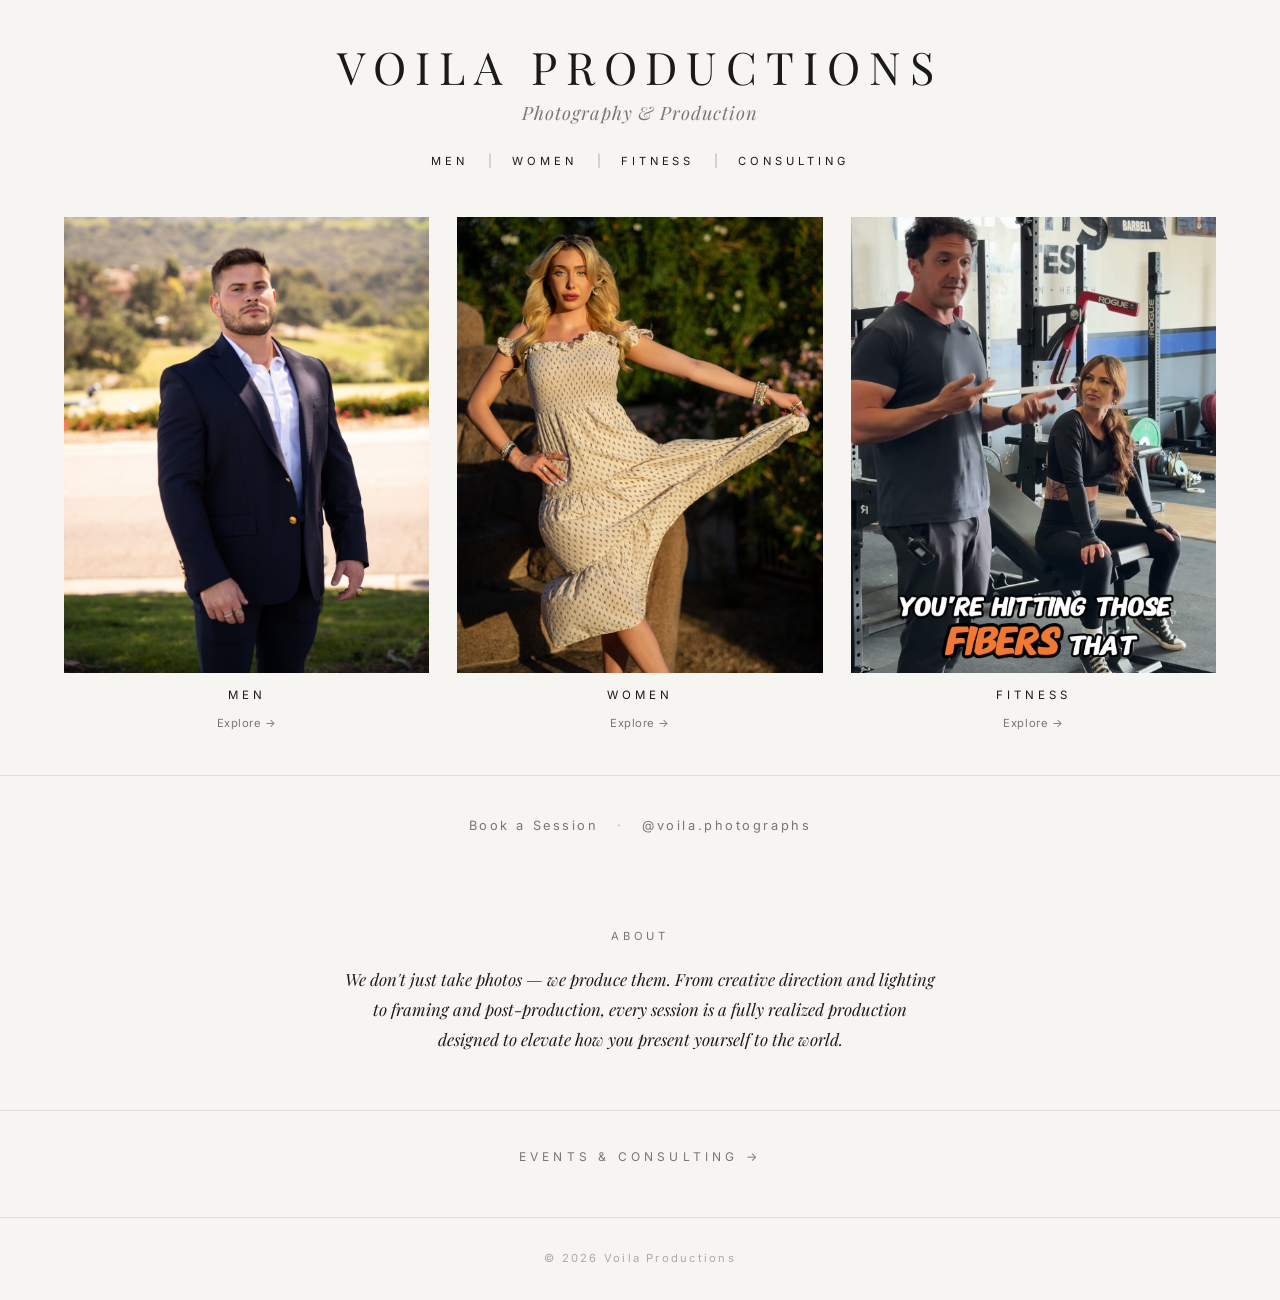
<file: index.html>
<!DOCTYPE html>
<html lang="en">
<head>
  <meta charset="UTF-8">
  <meta name="viewport" content="width=device-width, initial-scale=1.0">
  <title>Voila Productions — Photography & Production</title>
  <meta name="description" content="Voila Productions offers premium photography and media production services for men, women, and fitness. Based in Arizona.">
  <link rel="preconnect" href="https://fonts.googleapis.com">
  <link rel="preconnect" href="https://fonts.gstatic.com" crossorigin>
  <link href="https://fonts.googleapis.com/css2?family=Inter:wght@300;400&family=Playfair+Display:ital,wght@0,400;1,400&display=swap" rel="stylesheet">
  <link rel="stylesheet" href="css/style.css">
</head>
<body>

  <!-- Mobile Nav Overlay -->
  <div class="nav-overlay" id="nav-overlay">
    <ul>
      <li><a href="men.html">Men</a></li>
      <li><a href="women.html">Women</a></li>
      <li><a href="fitness.html">Fitness</a></li>
      <li><a href="consulting.html">Consulting</a></li>
      <li><a href="contact.html">Contact</a></li>
    </ul>
  </div>

  <!-- Header -->
  <header class="site-header">
    <div class="container">
      <button class="hamburger" id="hamburger" aria-label="Open navigation">
        <span></span>
        <span></span>
        <span></span>
      </button>

      <div class="brand">
        <h1>Voila Productions</h1>
        <p class="subtitle">Photography &amp; Production</p>
      </div>

      <nav class="main-nav" id="main-nav">
        <ul>
          <li><a href="men.html">Men</a></li>
          <li><a href="women.html">Women</a></li>
          <li><a href="fitness.html">Fitness</a></li>
          <li><a href="consulting.html">Consulting</a></li>
        </ul>
      </nav>
    </div>
  </header>

  <!-- Service Grid -->
  <section class="service-grid">
    <div class="container">

      <a href="men.html" class="service-card fade-in" id="card-men">
        <div class="card-image">
          <img src="images/hero/men.jpg" alt="Men's photography and production" loading="lazy">
        </div>
        <h2>Men</h2>
        <span class="explore">Explore →</span>
      </a>

      <a href="women.html" class="service-card fade-in" id="card-women">
        <div class="card-image">
          <img src="images/hero/women.jpg" alt="Women's photography and production" loading="lazy">
        </div>
        <h2>Women</h2>
        <span class="explore">Explore →</span>
      </a>

      <a href="fitness.html" class="service-card fade-in" id="card-fitness">
        <div class="card-image">
          <img src="images/hero/fitness.jpg" alt="Fitness photography and production" loading="lazy">
        </div>
        <h2>Fitness</h2>
        <span class="explore">Explore →</span>
      </a>

    </div>
  </section>

  <!-- Contact -->
  <section class="contact-section fade-in" id="contact">
    <div class="container">
      <p>
        <a href="contact.html">Book a Session</a>
        <span class="contact-divider">·</span>
        <a href="https://instagram.com/voila.photographs" target="_blank" rel="noopener noreferrer">@voila.photographs</a>
      </p>
    </div>
  </section>

  <!-- About -->
  <section class="about-section fade-in" id="about">
    <div class="container">
      <h2>About</h2>
      <p>We don't just take photos — we produce them. From creative direction and lighting to framing and post-production, every session is a fully realized production designed to elevate how you present yourself to the world.</p>
    </div>
  </section>

  <!-- Consulting Link -->
  <section class="consulting-link-section fade-in">
    <div class="container">
      <a href="consulting.html">Events &amp; Consulting →</a>
    </div>
  </section>

  <!-- Footer -->
  <footer class="site-footer">
    <div class="container">
      <p>© 2026 Voila Productions</p>
    </div>
  </footer>

  <script src="js/main.js"></script>
</body>
</html>
</file>
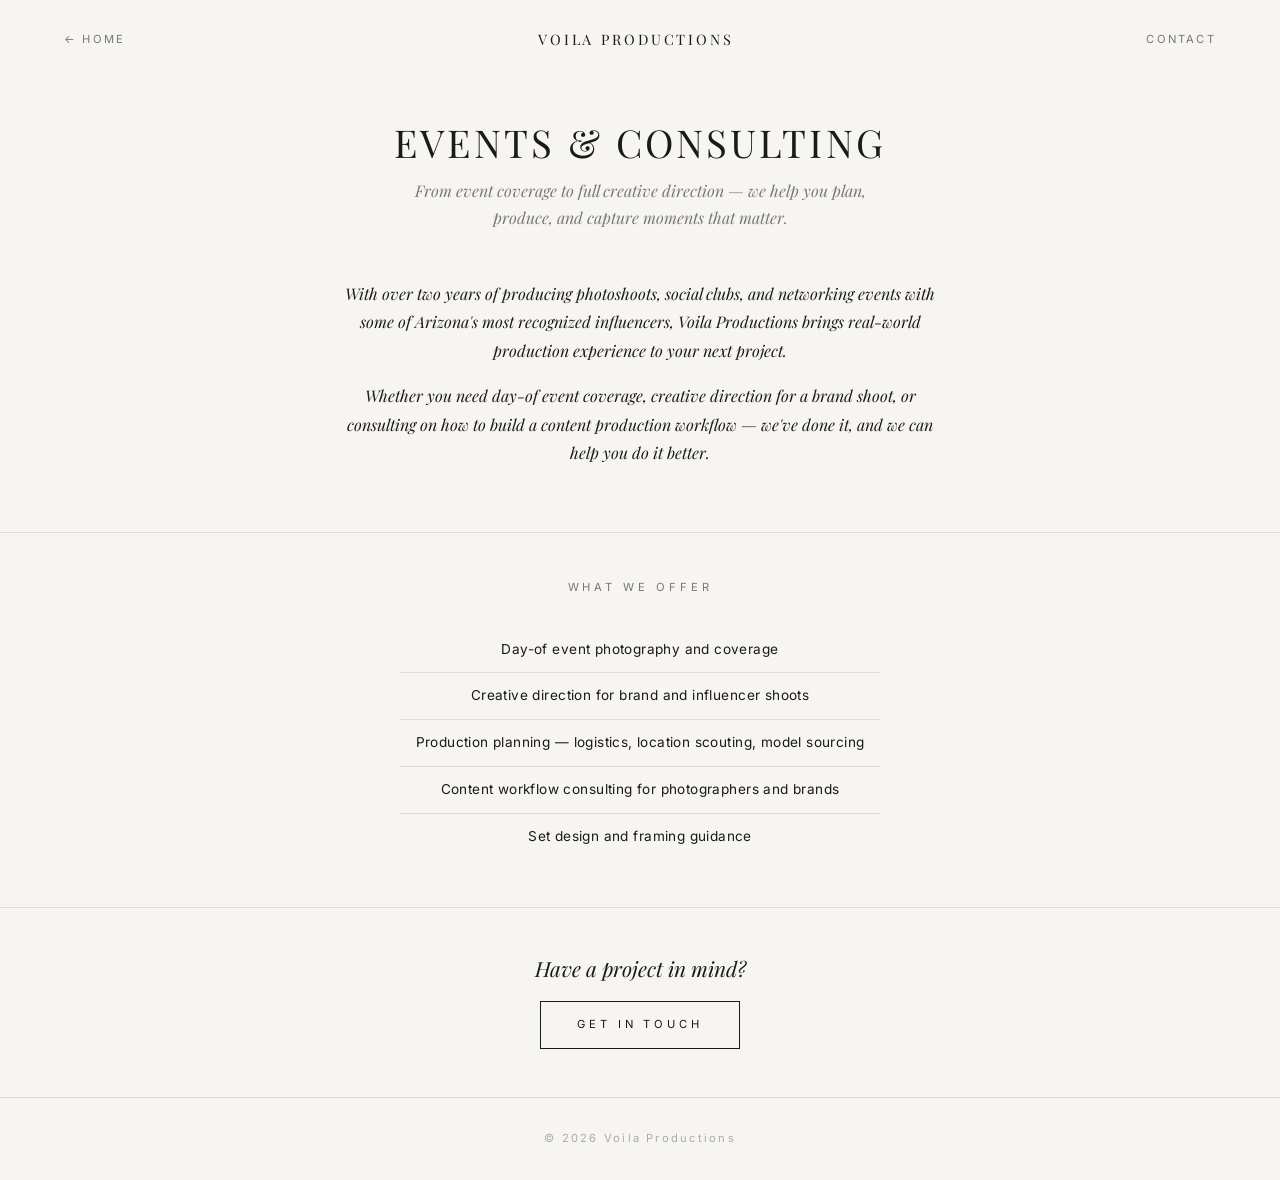
<file: consulting.html>
<!DOCTYPE html>
<html lang="en">
<head>
  <meta charset="UTF-8">
  <meta name="viewport" content="width=device-width, initial-scale=1.0">
  <title>Events & Consulting — Voila Productions</title>
  <meta name="description" content="Event photography, creative direction, and production consulting. Voila Productions brings two years of Arizona influencer event experience to your next project.">
  <link rel="preconnect" href="https://fonts.googleapis.com">
  <link rel="preconnect" href="https://fonts.gstatic.com" crossorigin>
  <link href="https://fonts.googleapis.com/css2?family=Inter:wght@300;400&family=Playfair+Display:ital,wght@0,400;1,400&display=swap" rel="stylesheet">
  <link rel="stylesheet" href="css/style.css">
</head>
<body>

  <!-- Header -->
  <header class="container">
    <div class="service-header">
      <a href="index.html" class="back-link">← Home</a>
      <a href="index.html" class="brand-small">Voila Productions</a>
      <a href="contact.html" class="contact-link">Contact</a>
    </div>
  </header>

  <!-- Hero -->
  <section class="service-hero fade-in">
    <div class="container">
      <h1>Events &amp; Consulting</h1>
      <p class="tagline">From event coverage to full creative direction — we help you plan, produce, and capture moments that matter.</p>
    </div>
  </section>

  <!-- Intro -->
  <section class="consulting-intro fade-in">
    <div class="container">
      <p>With over two years of producing photoshoots, social clubs, and networking events with some of Arizona's most recognized influencers, Voila Productions brings real-world production experience to your next project.</p>
      <p>Whether you need day-of event coverage, creative direction for a brand shoot, or consulting on how to build a content production workflow — we've done it, and we can help you do it better.</p>
    </div>
  </section>

  <!-- Services -->
  <section class="services-list fade-in">
    <div class="container">
      <h2>What We Offer</h2>
      <ul>
        <li>Day-of event photography and coverage</li>
        <li>Creative direction for brand and influencer shoots</li>
        <li>Production planning — logistics, location scouting, model sourcing</li>
        <li>Content workflow consulting for photographers and brands</li>
        <li>Set design and framing guidance</li>
      </ul>
    </div>
  </section>

  <!-- CTA -->
  <section class="cta-section fade-in" id="contact-cta">
    <h2>Have a project in mind?</h2>
    <a href="contact.html" class="cta-button">Get in Touch</a>
  </section>

  <!-- Footer -->
  <footer class="site-footer">
    <div class="container">
      <p>© 2026 Voila Productions</p>
    </div>
  </footer>

  <script src="js/main.js"></script>
</body>
</html>
</file>
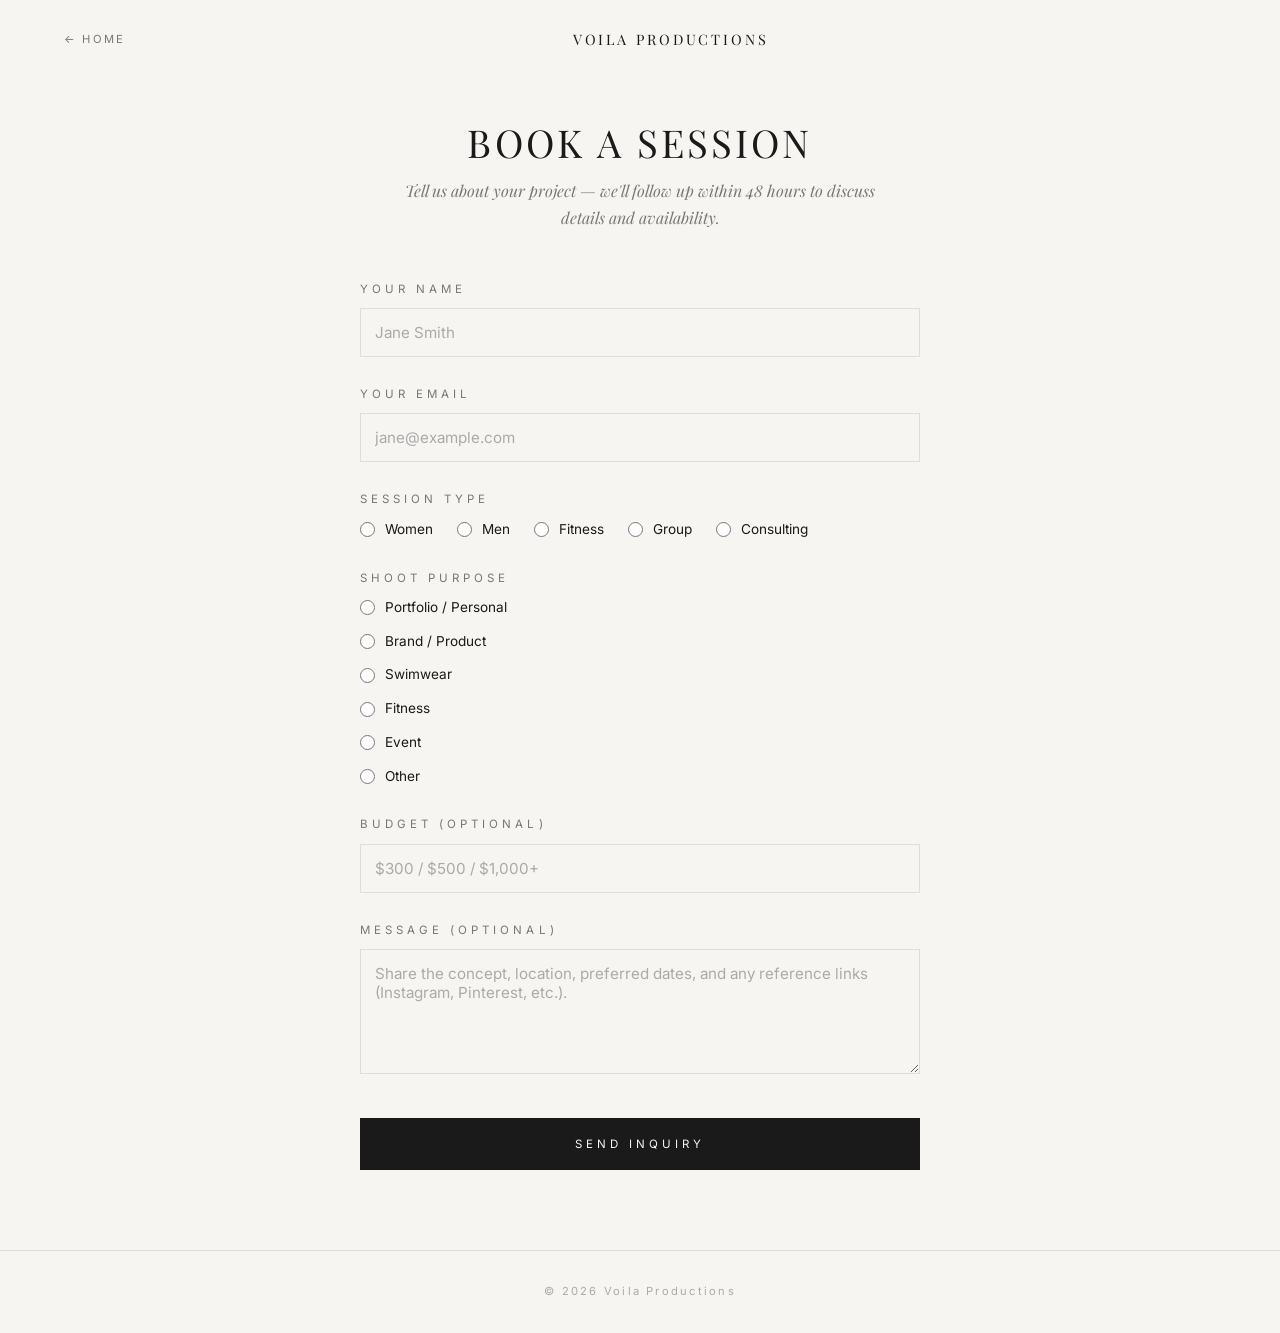
<file: contact.html>
<!DOCTYPE html>
<html lang="en">
<head>
  <meta charset="UTF-8">
  <meta name="viewport" content="width=device-width, initial-scale=1.0">
  <title>Book a Session — Voila Productions</title>
  <meta name="description" content="Book a photography or production session with Voila Productions. Men's, women's, fitness, and event content — directed and produced in the Southwest.">
  <link rel="preconnect" href="https://fonts.googleapis.com">
  <link rel="preconnect" href="https://fonts.gstatic.com" crossorigin>
  <link href="https://fonts.googleapis.com/css2?family=Inter:wght@300;400&family=Playfair+Display:ital,wght@0,400;1,400&display=swap" rel="stylesheet">
  <link rel="stylesheet" href="css/style.css">
  <style>
    /* ── Contact Page Overrides ── */
    .contact-page-hero {
      text-align: center;
      padding: 40px 0 48px;
    }
    .contact-page-hero h1 {
      font-family: var(--serif);
      font-size: clamp(1.6rem, 4vw, 2.4rem);
      font-weight: 400;
      letter-spacing: 0.08em;
      text-transform: uppercase;
      margin-bottom: 12px;
    }
    .contact-page-hero .tagline {
      font-family: var(--serif);
      font-style: italic;
      font-size: 1rem;
      color: var(--text-light);
      max-width: 480px;
      margin: 0 auto;
      line-height: 1.7;
    }

    /* ── Form Wrapper ── */
    .form-section {
      padding: 0 0 80px;
    }
    .form-wrapper {
      max-width: 560px;
      margin: 0 auto;
    }

    /* ── Field Groups ── */
    .input-field {
      margin-bottom: 28px;
    }
    .input-field > label,
    .label-text {
      display: block;
      font-family: var(--sans);
      font-size: 0.72rem;
      font-weight: 400;
      letter-spacing: var(--ls-wider);
      text-transform: uppercase;
      color: var(--text-light);
      margin-bottom: 10px;
    }

    /* ── Text Inputs & Textarea ── */
    input[type="text"],
    input[type="email"],
    textarea {
      width: 100%;
      padding: 14px;
      border: 1px solid var(--border);
      border-radius: 0;
      background: var(--bg);
      font-family: var(--sans);
      font-size: 0.95rem;
      color: var(--text);
      box-sizing: border-box;
      transition: border-color var(--transition);
      -webkit-appearance: none;
    }
    input[type="text"]::placeholder,
    input[type="email"]::placeholder,
    textarea::placeholder {
      color: var(--text-lighter);
    }
    input[type="text"]:focus,
    input[type="email"]:focus,
    textarea:focus {
      outline: none;
      border-color: var(--text);
    }
    textarea {
      resize: vertical;
      min-height: 120px;
    }

    /* ── Radio Options ── */
    .options-row {
      display: flex;
      gap: 24px;
      flex-wrap: wrap;
    }
    .options-list {
      display: flex;
      flex-direction: column;
      gap: 12px;
    }
    .options-row label,
    .options-list label {
      font-family: var(--sans);
      font-size: 0.85rem;
      font-weight: 400;
      text-transform: none;
      letter-spacing: 0;
      color: var(--text);
      display: flex;
      align-items: center;
      gap: 10px;
      cursor: pointer;
    }
    input[type="radio"] {
      accent-color: var(--text);
      width: 15px;
      height: 15px;
      cursor: pointer;
      flex-shrink: 0;
    }

    /* ── Submit Button ── */
    .submit-wrapper {
      margin-top: 36px;
    }
    .submit-btn {
      display: block;
      width: 100%;
      font-family: var(--sans);
      font-size: 0.72rem;
      font-weight: 400;
      letter-spacing: var(--ls-wider);
      text-transform: uppercase;
      color: var(--bg);
      background: var(--text);
      border: 1px solid var(--text);
      padding: 18px 40px;
      cursor: pointer;
      transition: all var(--transition);
    }
    .submit-btn:hover {
      background: transparent;
      color: var(--text);
    }

    /* ── Success / Error States ── */
    .form-status {
      display: none;
      text-align: center;
      padding: 20px;
      font-family: var(--serif);
      font-style: italic;
      font-size: 1rem;
      color: var(--text-light);
      line-height: 1.7;
    }
    .form-status.visible {
      display: block;
    }

    @media (max-width: 480px) {
      .options-row {
        flex-direction: column;
        gap: 12px;
      }
    }
  </style>
</head>
<body>

  <!-- Header -->
  <header class="container">
    <div class="service-header">
      <a href="index.html" class="back-link">← Home</a>
      <a href="index.html" class="brand-small">Voila Productions</a>
      <span></span>
    </div>
  </header>

  <!-- Hero -->
  <section class="contact-page-hero fade-in">
    <div class="container">
      <h1>Book a Session</h1>
      <p class="tagline">Tell us about your project — we'll follow up within 48 hours to discuss details and availability.</p>
    </div>
  </section>

  <!-- Form -->
  <section class="form-section">
    <div class="container">
      <div class="form-wrapper fade-in">
        <form action="https://formspree.io/f/xreowggq" method="POST" id="contact-form">

          <div class="input-field">
            <label for="name">Your name</label>
            <input type="text" id="name" name="name" placeholder="Jane Smith" required autocomplete="name">
          </div>

          <div class="input-field">
            <label for="email">Your email</label>
            <input type="email" id="email" name="email" placeholder="jane@example.com" required autocomplete="email">
          </div>

          <div class="input-field">
            <span class="label-text">Session type</span>
            <div class="options-row">
              <label><input type="radio" name="session_type" value="Women"> Women</label>
              <label><input type="radio" name="session_type" value="Men"> Men</label>
              <label><input type="radio" name="session_type" value="Fitness"> Fitness</label>
              <label><input type="radio" name="session_type" value="Group"> Group</label>
              <label><input type="radio" name="session_type" value="Consulting"> Consulting</label>
            </div>
          </div>

          <div class="input-field">
            <span class="label-text">Shoot purpose</span>
            <div class="options-list">
              <label><input type="radio" name="purpose" value="Portfolio / Personal"> Portfolio / Personal</label>
              <label><input type="radio" name="purpose" value="Brand / Product"> Brand / Product</label>
              <label><input type="radio" name="purpose" value="Swimwear"> Swimwear</label>
              <label><input type="radio" name="purpose" value="Fitness"> Fitness</label>
              <label><input type="radio" name="purpose" value="Event"> Event</label>
              <label><input type="radio" name="purpose" value="Other"> Other</label>
            </div>
          </div>

          <div class="input-field">
            <label for="budget">Budget (optional)</label>
            <input type="text" id="budget" name="budget" placeholder="$300 / $500 / $1,000+">
          </div>

          <div class="input-field">
            <label for="message">Message (optional)</label>
            <textarea id="message" name="message" rows="5" placeholder="Share the concept, location, preferred dates, and any reference links (Instagram, Pinterest, etc.)."></textarea>
          </div>

          <div class="submit-wrapper">
            <button type="submit" class="submit-btn">Send Inquiry</button>
          </div>
        </form>

        <p class="form-status" id="form-status">
          Thank you — your inquiry has been received. We'll be in touch within 48 hours.
        </p>
      </div>
    </div>
  </section>

  <!-- Footer -->
  <footer class="site-footer">
    <div class="container">
      <p>© 2026 Voila Productions</p>
    </div>
  </footer>

  <script src="js/main.js"></script>
</body>
</html>
</file>
<file: css/style.css>
/* =============================================
   VOILA PRODUCTIONS — Design System & Styles
   Monochrome, editorial, mobile-first
   ============================================= */

/* --- Design Tokens --- */
:root {
  --bg: #f7f5f2;
  --bg-alt: #efece8;
  --text: #1a1a1a;
  --text-light: #777;
  --text-lighter: #aaa;
  --border: #ddd;
  --serif: 'Playfair Display', Georgia, serif;
  --sans: 'Inter', -apple-system, Helvetica Neue, sans-serif;
  --ls-wide: 0.2em;
  --ls-wider: 0.35em;
  --transition: 0.3s ease;
  --max-width: 1200px;
  --gutter: 24px;
}

/* --- Reset --- */
*, *::before, *::after {
  box-sizing: border-box;
  margin: 0;
  padding: 0;
}

html {
  font-size: 16px;
  scroll-behavior: smooth;
  -webkit-font-smoothing: antialiased;
  -moz-osx-font-smoothing: grayscale;
}

body {
  font-family: var(--sans);
  background-color: var(--bg);
  color: var(--text);
  line-height: 1.6;
  overflow-x: hidden;
}

img {
  display: block;
  max-width: 100%;
  height: auto;
}

a {
  color: var(--text);
  text-decoration: none;
  transition: opacity var(--transition);
}

a:hover {
  opacity: 0.6;
}

ul {
  list-style: none;
}

/* --- Typography --- */
h1, h2, h3 {
  font-family: var(--serif);
  font-weight: 400;
  line-height: 1.2;
}

.label {
  font-family: var(--sans);
  font-size: 0.75rem;
  font-weight: 400;
  letter-spacing: var(--ls-wider);
  text-transform: uppercase;
}

/* --- Layout --- */
.container {
  width: 100%;
  max-width: var(--max-width);
  margin: 0 auto;
  padding: 0 var(--gutter);
}

section {
  padding: 48px 0;
}

/* =============================================
   HEADER & NAVIGATION
   ============================================= */
.site-header {
  padding: 40px 0 24px;
  text-align: center;
  position: relative;
}

.brand {
  margin-bottom: 20px;
}

.brand h1 {
  font-family: var(--serif);
  font-size: clamp(1.8rem, 5vw, 2.8rem);
  font-weight: 400;
  letter-spacing: var(--ls-wide);
  text-transform: uppercase;
  margin-bottom: 4px;
}

.brand .subtitle {
  font-family: var(--serif);
  font-style: italic;
  font-size: clamp(0.9rem, 2vw, 1.15rem);
  color: var(--text-light);
  letter-spacing: 0.05em;
}

/* Desktop nav */
.main-nav ul {
  display: flex;
  justify-content: center;
  align-items: center;
  gap: 0;
  flex-wrap: wrap;
}

.main-nav li {
  position: relative;
}

.main-nav li:not(:last-child)::after {
  content: '|';
  color: var(--text-lighter);
  margin: 0 20px;
  font-size: 0.75rem;
}

.main-nav a {
  font-family: var(--sans);
  font-size: 0.7rem;
  font-weight: 400;
  letter-spacing: var(--ls-wider);
  text-transform: uppercase;
  color: var(--text);
  transition: color var(--transition);
}

.main-nav a:hover {
  color: var(--text-light);
  opacity: 1;
}

/* Hamburger */
.hamburger {
  display: none;
  position: absolute;
  top: 40px;
  left: var(--gutter);
  background: none;
  border: none;
  cursor: pointer;
  padding: 8px;
  z-index: 1001;
}

.hamburger span {
  display: block;
  width: 24px;
  height: 2px;
  background: var(--text);
  margin: 5px 0;
  transition: all var(--transition);
}

.hamburger.active span:nth-child(1) {
  transform: rotate(45deg) translate(5px, 5px);
}

.hamburger.active span:nth-child(2) {
  opacity: 0;
}

.hamburger.active span:nth-child(3) {
  transform: rotate(-45deg) translate(5px, -5px);
}

/* Mobile nav overlay */
.nav-overlay {
  display: none;
  position: fixed;
  inset: 0;
  background: var(--bg);
  z-index: 1000;
  justify-content: center;
  align-items: center;
}

.nav-overlay.active {
  display: flex;
}

.nav-overlay ul {
  display: flex;
  flex-direction: column;
  align-items: center;
  gap: 32px;
}

.nav-overlay li::after {
  display: none !important;
}

.nav-overlay a {
  font-family: var(--sans);
  font-size: 1rem;
  letter-spacing: var(--ls-wider);
  text-transform: uppercase;
}

/* =============================================
   LANDING — SERVICE GRID
   ============================================= */
.service-grid {
  padding: 20px 0 40px;
}

.service-grid .container {
  display: grid;
  grid-template-columns: repeat(3, 1fr);
  gap: 28px;
}

.service-card {
  display: block;
  text-align: center;
  text-decoration: none;
  color: var(--text);
}

.service-card:hover {
  opacity: 1;
}

.service-card .card-image {
  width: 100%;
  aspect-ratio: 4 / 5;
  overflow: hidden;
  margin-bottom: 16px;
}

.service-card .card-image img {
  width: 100%;
  height: 100%;
  object-fit: cover;
  transition: transform 0.6s ease;
}

.service-card:hover .card-image img {
  transform: scale(1.03);
}

.service-card h2 {
  font-family: var(--sans);
  font-size: 0.72rem;
  font-weight: 400;
  letter-spacing: var(--ls-wider);
  text-transform: uppercase;
  margin-bottom: 6px;
}

.service-card .explore {
  font-family: var(--sans);
  font-size: 0.7rem;
  color: var(--text-light);
  letter-spacing: 0.05em;
  transition: color var(--transition);
}

.service-card:hover .explore {
  color: var(--text);
}

/* =============================================
   CONTACT SECTION (Landing)
   ============================================= */
.contact-section {
  text-align: center;
  padding: 40px 0;
  border-top: 1px solid var(--border);
}

.contact-section p {
  font-family: var(--sans);
  font-size: 0.8rem;
  letter-spacing: var(--ls-wide);
  color: var(--text-light);
  margin-bottom: 6px;
}

.contact-section a {
  color: var(--text-light);
}

.contact-section a:hover {
  color: var(--text);
  opacity: 1;
}

.contact-divider {
  display: inline;
  margin: 0 12px;
  color: var(--text-lighter);
}

/* =============================================
   ABOUT SECTION (Landing)
   ============================================= */
.about-section {
  text-align: center;
  padding: 48px 0 56px;
  max-width: 640px;
  margin: 0 auto;
}

.about-section h2 {
  font-family: var(--sans);
  font-size: 0.7rem;
  font-weight: 400;
  letter-spacing: var(--ls-wider);
  text-transform: uppercase;
  margin-bottom: 20px;
  color: var(--text-light);
}

.about-section p {
  font-family: var(--serif);
  font-size: 1.05rem;
  line-height: 1.8;
  color: var(--text);
  font-style: italic;
}

/* =============================================
   CONSULTING LINK (Landing footer area)
   ============================================= */
.consulting-link-section {
  text-align: center;
  padding: 32px 0 48px;
  border-top: 1px solid var(--border);
}

.consulting-link-section a {
  font-family: var(--sans);
  font-size: 0.75rem;
  letter-spacing: var(--ls-wider);
  text-transform: uppercase;
  color: var(--text-light);
  transition: color var(--transition);
}

.consulting-link-section a:hover {
  color: var(--text);
  opacity: 1;
}

/* =============================================
   SITE FOOTER
   ============================================= */
.site-footer {
  text-align: center;
  padding: 32px 0;
  border-top: 1px solid var(--border);
}

.site-footer p {
  font-family: var(--sans);
  font-size: 0.7rem;
  letter-spacing: var(--ls-wide);
  color: var(--text-lighter);
}

/* =============================================
   SERVICE PAGES — Header
   ============================================= */
.service-header {
  display: flex;
  justify-content: space-between;
  align-items: center;
  padding: 28px 0;
}

.service-header .back-link {
  font-family: var(--sans);
  font-size: 0.7rem;
  letter-spacing: var(--ls-wide);
  text-transform: uppercase;
  color: var(--text-light);
}

.service-header .back-link:hover {
  color: var(--text);
  opacity: 1;
}

.service-header .brand-small {
  font-family: var(--serif);
  font-size: 0.9rem;
  letter-spacing: var(--ls-wide);
  text-transform: uppercase;
  text-decoration: none;
  color: var(--text);
}

.service-header .contact-link {
  font-family: var(--sans);
  font-size: 0.7rem;
  letter-spacing: var(--ls-wide);
  text-transform: uppercase;
  color: var(--text-light);
}

/* =============================================
   SERVICE PAGES — Hero
   ============================================= */
.service-hero {
  text-align: center;
  padding: 40px 0 48px;
}

.service-hero h1 {
  font-family: var(--serif);
  font-size: clamp(1.6rem, 4vw, 2.4rem);
  font-weight: 400;
  letter-spacing: 0.08em;
  text-transform: uppercase;
  margin-bottom: 12px;
}

.service-hero .tagline {
  font-family: var(--serif);
  font-style: italic;
  font-size: 1rem;
  color: var(--text-light);
  max-width: 500px;
  margin: 0 auto;
  line-height: 1.7;
}

/* =============================================
   SERVICE PAGES — Gallery
   ============================================= */
.gallery-section {
  padding: 0 0 56px;
}

.gallery-grid {
  display: grid;
  grid-template-columns: repeat(3, 1fr);
  gap: 16px;
}

.gallery-item {
  aspect-ratio: 4 / 5;
  overflow: hidden;
  cursor: pointer;
}

.gallery-item img {
  width: 100%;
  height: 100%;
  object-fit: cover;
  transition: transform 0.6s ease;
}

.gallery-item:hover img {
  transform: scale(1.04);
}

/* Video grid variant */
.video-grid {
  grid-template-columns: repeat(3, 1fr);
}

.video-item {
  aspect-ratio: auto;
}

.video-item video {
  width: 100%;
  height: 100%;
  object-fit: cover;
  border-radius: 2px;
  background: #000;
}

/* =============================================
   SERVICE PAGES — Reviews
   ============================================= */
.reviews-section {
  padding: 48px 0;
  border-top: 1px solid var(--border);
  max-width: 700px;
  margin: 0 auto;
}

.reviews-section h2 {
  font-family: var(--sans);
  font-size: 0.7rem;
  font-weight: 400;
  letter-spacing: var(--ls-wider);
  text-transform: uppercase;
  text-align: center;
  margin-bottom: 40px;
  color: var(--text-light);
}

.review {
  text-align: center;
  margin-bottom: 40px;
}

.review:last-child {
  margin-bottom: 0;
}

.review blockquote {
  font-family: var(--serif);
  font-style: italic;
  font-size: 1.05rem;
  line-height: 1.8;
  color: var(--text);
  margin-bottom: 12px;
}

.review cite {
  font-family: var(--sans);
  font-size: 0.72rem;
  font-style: normal;
  letter-spacing: var(--ls-wide);
  text-transform: uppercase;
  color: var(--text-light);
}

/* =============================================
   SERVICE PAGES — CTA
   ============================================= */
.cta-section {
  text-align: center;
  padding: 48px 0;
  border-top: 1px solid var(--border);
}

.cta-section h2 {
  font-family: var(--serif);
  font-size: 1.3rem;
  font-weight: 400;
  font-style: italic;
  margin-bottom: 20px;
}

.cta-button {
  display: inline-block;
  font-family: var(--sans);
  font-size: 0.7rem;
  letter-spacing: var(--ls-wider);
  text-transform: uppercase;
  color: var(--text);
  border: 1px solid var(--text);
  padding: 14px 36px;
  transition: all var(--transition);
}

.cta-button:hover {
  background: var(--text);
  color: var(--bg);
  opacity: 1;
}

/* =============================================
   CONSULTING PAGE — Specifics
   ============================================= */
.consulting-intro {
  text-align: center;
  padding: 0 0 48px;
  max-width: 640px;
  margin: 0 auto;
}

.consulting-intro p {
  font-family: var(--serif);
  font-size: 1rem;
  line-height: 1.8;
  color: var(--text);
  font-style: italic;
  margin-bottom: 16px;
}

.services-list {
  padding: 48px 0;
  border-top: 1px solid var(--border);
}

.services-list h2 {
  font-family: var(--sans);
  font-size: 0.7rem;
  font-weight: 400;
  letter-spacing: var(--ls-wider);
  text-transform: uppercase;
  text-align: center;
  margin-bottom: 32px;
  color: var(--text-light);
}

.services-list ul {
  max-width: 480px;
  margin: 0 auto;
}

.services-list li {
  font-family: var(--sans);
  font-size: 0.85rem;
  line-height: 1.6;
  padding: 12px 0;
  border-bottom: 1px solid var(--border);
  text-align: center;
  letter-spacing: 0.03em;
}

.services-list li:last-child {
  border-bottom: none;
}

/* =============================================
   LIGHTBOX
   ============================================= */
.lightbox {
  display: none;
  position: fixed;
  inset: 0;
  background: rgba(0, 0, 0, 0.92);
  z-index: 2000;
  justify-content: center;
  align-items: center;
  cursor: pointer;
  opacity: 0;
  transition: opacity 0.3s ease;
}

.lightbox.active {
  display: flex;
  opacity: 1;
}

.lightbox img {
  max-width: 90vw;
  max-height: 90vh;
  object-fit: contain;
}

.lightbox-close {
  position: absolute;
  top: 24px;
  right: 24px;
  color: #fff;
  font-size: 1.5rem;
  cursor: pointer;
  font-family: var(--sans);
  font-weight: 300;
  background: none;
  border: none;
  letter-spacing: 0.1em;
  padding: 8px;
}

/* =============================================
   SCROLL ANIMATIONS
   ============================================= */
.fade-in {
  opacity: 0;
  transform: translateY(20px);
  transition: opacity 0.7s ease, transform 0.7s ease;
}

.fade-in.visible {
  opacity: 1;
  transform: translateY(0);
}

/* =============================================
   RESPONSIVE — Tablet
   ============================================= */
@media (max-width: 768px) {
  :root {
    --gutter: 20px;
  }

  .site-header {
    padding: 32px 0 20px;
  }

  .hamburger {
    display: block;
  }

  .main-nav {
    display: none;
  }

  .service-grid .container {
    grid-template-columns: 1fr;
    gap: 32px;
    max-width: 400px;
  }

  .service-card .card-image {
    margin-bottom: 12px;
  }

  .gallery-grid {
    grid-template-columns: repeat(2, 1fr);
    gap: 12px;
  }

  .video-grid {
    grid-template-columns: 1fr;
    gap: 24px;
  }

  .service-header {
    flex-direction: column;
    gap: 12px;
    text-align: center;
  }

  .contact-section p {
    font-size: 0.72rem;
  }

  .contact-divider {
    display: block;
    margin: 4px 0;
    font-size: 0;
  }
}

/* =============================================
   RESPONSIVE — Small Mobile
   ============================================= */
@media (max-width: 480px) {
  :root {
    --gutter: 16px;
  }

  .brand h1 {
    font-size: 1.5rem;
  }

  .gallery-grid {
    grid-template-columns: 1fr 1fr;
    gap: 8px;
  }

  .review blockquote {
    font-size: 0.95rem;
  }
}
</file>
